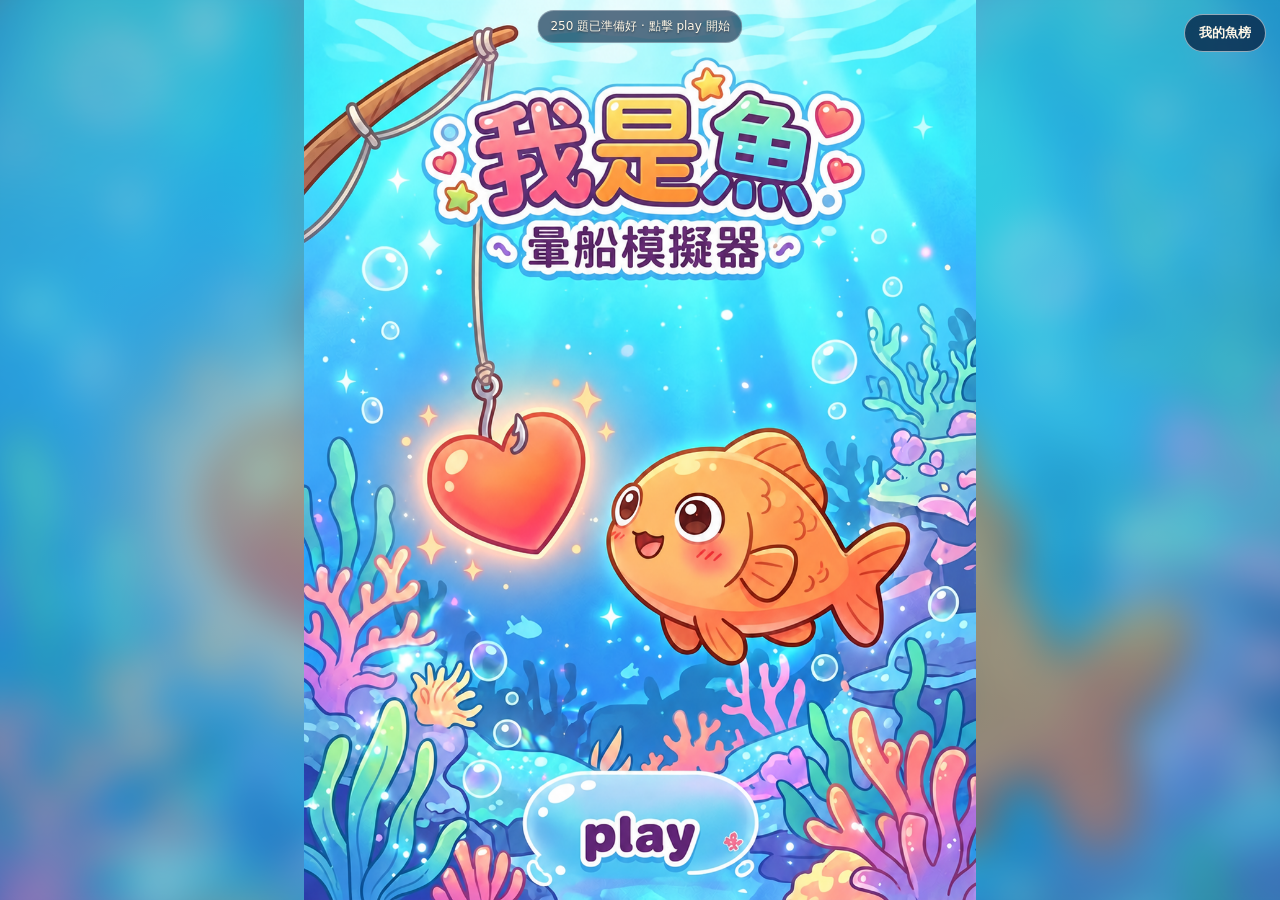
<file: index.html>
<!doctype html>
<html lang="zh-Hant">
<head>
  <meta charset="UTF-8" />
  <meta name="viewport" content="width=device-width, initial-scale=1.0" />
  <meta name="description" content="我是魚：關係訊息判斷遊戲的瀏覽器預覽版" />
  <title>我是魚｜關係釣魚模擬器</title>
  <link rel="preload" as="image" href="assets/cover-play.png" />
  <link rel="stylesheet" href="styles.css" />
</head>
<body>
  <main id="app" class="app-shell">
    <section id="cover-screen" class="screen cover-screen" aria-label="遊戲封面">
      <div class="cover-art-wrap">
        <img class="cover-art" src="assets/cover-play.png" alt="我是魚：暈船模擬器遊戲封面" />
        <button id="cover-play-button" class="cover-play-button" type="button" aria-label="Play，開始遊戲" title="Play — 開始遊戲" disabled></button>
      </div>
      <p id="cover-bank-status" class="cover-bank-status" role="status">正在載入題庫…</p>
      <button id="cover-stats-button" class="cover-stats-button" type="button" aria-label="查看我的魚況統計與個人排行榜">我的魚榜</button>
    </section>
    <dialog id="stats-dialog" class="stats-dialog" aria-labelledby="stats-title">
      <div class="stats-panel">
        <button id="close-stats-button" class="stats-close" type="button" aria-label="關閉統計面板">×</button>
        <p class="eyebrow">LOCAL FISH LOG</p>
        <h2 id="stats-title">我的魚況小檔案</h2>
        <p class="stats-note">只統計這個瀏覽器的遊玩紀錄，不是跨玩家排行。</p>
        <form id="nickname-form" class="nickname-form">
          <label for="player-nickname">玩家暱稱</label>
          <div class="nickname-entry">
            <input id="player-nickname" name="nickname" type="text" maxlength="16" autocomplete="nickname" placeholder="輸入暱稱（最多 16 字）" />
            <button type="submit">儲存</button>
          </div>
          <p id="nickname-status" class="nickname-status" role="status" aria-live="polite"></p>
        </form>
        <div class="stats-summary" aria-label="累積遊戲統計">
          <div><span>完成局數</span><strong id="stats-games">0</strong></div>
          <div><span>最佳分數</span><strong id="stats-best">0</strong></div>
          <div><span>平均分數</span><strong id="stats-average">0</strong></div>
        </div>
        <div class="stats-actions" aria-label="魚的動作統計">
          <span>咬餌 <b id="stats-bite">0</b></span>
          <span>觀察 <b id="stats-observe">0</b></span>
          <span>脫鉤 <b id="stats-unhook">0</b></span>
        </div>
        <h3>個人前五名</h3>
        <ol id="stats-leaderboard" class="stats-leaderboard"></ol>
        <button id="stats-play-button" class="primary-button" type="button">開始遊戲　→</button>
      </div>
    </dialog>
    <dialog id="player-dialog" class="stats-dialog player-dialog" aria-labelledby="player-dialog-title">
      <form id="player-start-form" class="stats-panel player-start-panel">
        <p class="eyebrow">BEFORE YOU DIVE IN</p>
        <h2 id="player-dialog-title">先報上你的暱稱</h2>
        <p class="stats-note">暱稱會顯示在這個瀏覽器的個人排行榜。</p>
        <label for="start-player-nickname">玩家暱稱</label>
        <input id="start-player-nickname" name="nickname" type="text" maxlength="16" autocomplete="nickname" placeholder="輸入暱稱（最多 16 字）" required />
        <p id="player-name-error" class="nickname-status" role="status" aria-live="polite"></p>
        <div class="player-start-actions">
          <button id="cancel-player-start" class="ghost-button" type="button">先等等</button>
          <button class="primary-button" type="submit">開始遊戲　→</button>
        </div>
      </form>
    </dialog>
    <section id="title-screen" class="screen title-screen hidden">
      <div class="ambient ambient-a"></div>
      <div class="ambient ambient-b"></div>
      <div class="title-copy">
        <p class="eyebrow">RELATIONSHIP FISHING SIMULATOR · 2.8.0</p>
        <h1>我是魚</h1>
        <p class="subtitle">一款關於心動、警覺，還有不要亂咬餌的遊戲</p>
        <p class="intro">你不是獵人。<br />你是那條看見訊息就會靠近的魚。<br /><small>先選你會說的話，再看看魚做了什麼。</small></p>
        <div class="setup-card">
          <label for="round-count">本局題數</label>
          <select id="round-count">
            <option value="5">5 題｜快速試游</option>
            <option value="8" selected>8 題｜標準航程</option>
            <option value="10">10 題｜深海模式</option>
            <option value="15">15 題｜暈船耐力賽</option>
          </select>
          <button id="start-button" class="primary-button" disabled>開始釣自己 <span>→</span></button>
          <button id="how-button" class="ghost-button">玩法說明</button>
          <p id="bank-status" class="bank-status" role="status">正在載入 250 題題庫…</p>
          <p id="title-hint" class="hint">按開始，看看你今天會不會又被一句「在嗎」釣走。</p>
        </div>
      </div>
      <div class="hero-fish" aria-hidden="true"><span class="fish-eye"></span><span class="fish-cheek"></span><span class="fish-smile"></span><span class="fish-tail"></span></div>
    </section>

    <section id="play-screen" class="screen play-screen hidden">
      <header class="game-header">
        <strong>我是魚</strong>
        <span id="round-label">第 1 / 8 題</span>
        <div class="progress-track"><div id="round-progress" class="progress-fill"></div></div>
        <button id="quit-button" class="text-button">Esc 離開</button>
      </header>
      <div class="play-grid">
        <article class="message-card">
          <div id="event-badge" class="badge">🌙 夜半試探型</div>
          <h2 id="event-title">凌晨的訊息最會放大心動</h2>
          <p id="event-sender" class="sender">@夜光魷魚 · 關係海域傳來一則訊息</p>
          <div class="rule"></div>
          <p id="event-message" class="message">睡了嗎？<br />現在出來見面，海邊風很大。</p>
          <p id="event-detail" class="detail">白天訊息已讀，晚上突然變成浪漫電影主角。</p>
          <p class="question">你會怎麼回覆？選一句你真的會傳出去的話。</p>
          <div id="answer-choices" class="action-row" aria-label="文字回覆選項"></div>
          <p id="feedback" class="feedback"></p>
          <button id="next-button" class="next-button hidden">下一題　→</button>
        </article>

        <aside class="status-card">
          <h3>魚況暫不揭曉</h3>
          <p class="muted">心動、警覺與界線值會留到最後結算。</p>
          <div id="game-fish" class="game-fish" role="img" aria-label="正在游動的小魚"><span class="game-fish-belly"></span><span class="game-fish-eye"></span><span class="game-fish-cheek"></span><span class="game-fish-mouth"></span><span class="game-fish-tail"></span><span class="game-fish-fin"></span><span class="game-fish-bubble"></span></div>
          <div class="stat hidden"><div><span>心動值</span><strong id="heart-value">42 / 100</strong></div><div class="bar"><i id="heart-bar" class="bar-heart"></i></div></div>
          <div class="stat hidden"><div><span>警覺值</span><strong id="radar-value">28 / 100</strong></div><div class="bar"><i id="radar-bar" class="bar-radar"></i></div></div>
          <div class="stat hidden"><div><span>界線值</span><strong id="boundary-value">50 / 100</strong></div><div class="bar"><i id="boundary-bar" class="bar-boundary"></i></div></div>
          <div class="mini-stats hidden"><span>魚餌連擊 <b id="chain-value">0</b></span><span>本局分數 <b id="score-value">0</b></span></div>
          <p class="tip">先選你真正想傳出的回覆；所有量表與分數會在本局結束後揭曉。</p>
        </aside>
      </div>
    </section>

    <section id="result-screen" class="screen result-screen hidden">
      <div class="result-card">
        <p class="eyebrow">本局魚生結算</p>
        <h2 id="result-title">自由海域型</h2>
        <p id="result-summary" class="result-summary"></p>
        <div class="result-meters" aria-label="本局量表結算">
          <div class="result-meter"><div><span>心動值</span><strong id="result-heart-value">42 / 100</strong></div><div class="bar"><i id="result-heart-bar" class="bar-heart"></i></div></div>
          <div class="result-meter"><div><span>警覺值</span><strong id="result-radar-value">28 / 100</strong></div><div class="bar"><i id="result-radar-bar" class="bar-radar"></i></div></div>
          <div class="result-meter"><div><span>界線值</span><strong id="result-boundary-value">50 / 100</strong></div><div class="bar"><i id="result-boundary-bar" class="bar-boundary"></i></div></div>
        </div>
        <div id="result-stats" class="result-stats"></div>
        <button id="replay-button" class="primary-button">再釣一次　↻</button>
        <button id="title-button" class="ghost-button">回到海面標題</button>
        <p class="footer-line">每一次甩尾，都是在把自己游回來。</p>
      </div>
    </section>
  </main>
  <script src="game.js"></script>
</body>
</html>
</file>
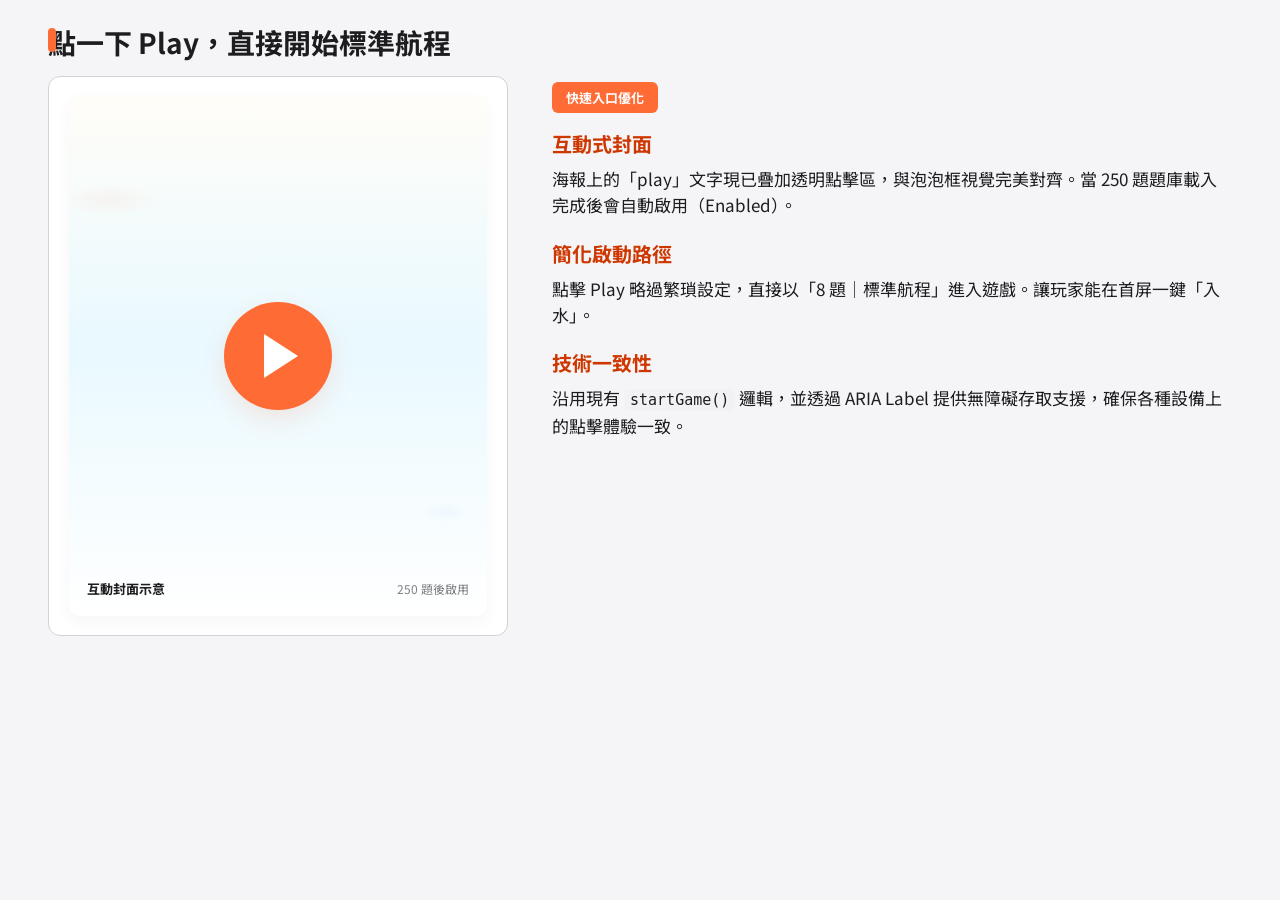
<file: docs/presentation/play_flow.html>
<!DOCTYPE html>
<html lang="zh-Hant">
<head>
  <meta charset="utf-8" />
  <link href="https://fonts.googleapis.com/css2?family=Noto+Sans+TC:wght@400;700&display=swap" rel="stylesheet">
  <style>
    * { margin: 0; padding: 0; box-sizing: border-box; }
    html, body { height: 100%; }
    body { background: #F5F5F7; font-family: 'Noto Sans TC', sans-serif; color: #1D1D1F; -webkit-font-smoothing:antialiased; -moz-osx-font-smoothing:grayscale; }
    .slide-container {
      width: 1280px;
      height: 720px;
      background: #F5F5F7;
      display: flex;
      flex-direction: column;
      padding: 28px 48px;
      position: relative;
      overflow: hidden;
    }

    .motif {
      position: absolute;
      left: 48px;
      top: 28px;
      width: 8px;
      height: 24px;
      background: #FF6B35;
      border-radius: 4px;
    }

    .header { margin-bottom: 20px; }
    .title {
      font-size: 28px;
      font-weight: 700;
      color: #1D1D1F;
      line-height: 1;
    }

    .main-grid {
      display: flex;
      flex: 1;
      align-items: flex-start;
      gap: 44px;
    }

    /* Preview (left) */
    .preview-left {
      width: 460px;
      height: 560px;
      background: #FFFFFF;
      border: 1px solid #D2D2D7;
      display: flex;
      align-items: center;
      justify-content: center;
      overflow: hidden;
      border-radius: 12px;
      padding: 20px;
      flex-shrink: 0;
    }

    /* Simulated cover art with centered Play badge (self-contained; no external images) */
    .cover-art {
      width: 420px;
      height: 520px;
      border-radius: 12px;
      background:
        radial-gradient(600px 200px at 10% 20%, rgba(255,107,53,0.06), transparent 8%),
        radial-gradient(300px 120px at 90% 80%, rgba(0,122,255,0.04), transparent 8%),
        linear-gradient(180deg, #FFFDF8 0%, #E9F9FF 48%, #FFFFFF 100%);
      display: flex;
      align-items: center;
      justify-content: center;
      position: relative;
      box-shadow: 0 6px 18px rgba(15,15,15,0.04);
    }

    .cover-art .play-circle {
      width: 108px;
      height: 108px;
      border-radius: 999px;
      background: #FF6B35;
      display: flex;
      align-items: center;
      justify-content: center;
      box-shadow: 0 10px 24px rgba(255,107,53,0.14);
      flex-shrink: 0;
    }
    .cover-art .play-circle::after {
      content: "";
      display: block;
      width: 0;
      height: 0;
      border-left: 34px solid #fff;
      border-top: 22px solid transparent;
      border-bottom: 22px solid transparent;
      margin-left: 6px;
    }

    .cover-caption {
      position: absolute;
      bottom: 18px;
      left: 18px;
      right: 18px;
      font-size: 13px;
      color: rgba(29,29,31,0.7);
      display: flex;
      justify-content: space-between;
      align-items: center;
    }
    .cover-caption .label { font-weight: 700; color: #1D1D1F; }
    .cover-caption .meta { font-size: 12px; opacity: 0.8; }

    /* Right content */
    .content-right { flex: 1; padding-top: 6px; }
    .badge { display: inline-block; padding: 6px 14px; background: #FF6B35; color: #FFFFFF; border-radius: 6px; font-size: 13px; font-weight: 700; margin-bottom: 16px; }
    .desc-item { margin-bottom: 20px; }
    .desc-item h3 { font-size: 20px; font-weight: 700; color: #CE3700; margin-bottom: 8px; }
    .desc-item p { font-size: 17px; color: #1D1D1F; line-height: 1.55; }
    code {
      font-family: ui-monospace, SFMono-Regular, Menlo, Monaco, "Roboto Mono", "Noto Sans Mono", monospace;
      font-size: 15px;
      background: #F2F2F4;
      padding: 2px 6px;
      border-radius: 6px;
      color: #1D1D1F;
    }

    /* Make sure long text wraps and layout stays within bounds */
    .content-right { overflow: hidden; }
    .desc-item p { word-break: break-word; }

    /* Responsive-like safe-guards within fixed slide */
    @media (max-height: 720px) {
      .slide-container { height: 720px; }
    }

  </style>
</head>
<body>
  <div class="slide-container" role="document" aria-label="幻燈片：點一下 Play，直接開始標準航程">
    <div class="motif" aria-hidden="true"></div>

    <div class="header">
      <h2 class="title">點一下 Play，直接開始標準航程</h2>
    </div>

    <div class="main-grid">
      <div class="preview-left" role="img" aria-label="封面 Play 按鈕示意">
        <div class="cover-art" aria-hidden="true">
          <div class="play-circle" aria-hidden="true"></div>
          <div class="cover-caption">
            <div class="label">互動封面示意</div>
            <div class="meta">250 題後啟用</div>
          </div>
        </div>
      </div>

      <div class="content-right">
        <div class="badge">快速入口優化</div>

        <div class="desc-item">
          <h3>互動式封面</h3>
          <p>海報上的「play」文字現已疊加透明點擊區，與泡泡框視覺完美對齊。當 250 題題庫載入完成後會自動啟用（Enabled）。</p>
        </div>

        <div class="desc-item">
          <h3>簡化啟動路徑</h3>
          <p>點擊 Play 略過繁瑣設定，直接以「8 題｜標準航程」進入遊戲。讓玩家能在首屏一鍵「入水」。</p>
        </div>

        <div class="desc-item">
          <h3>技術一致性</h3>
          <p>沿用現有 <code>startGame()</code> 邏輯，並透過 ARIA Label 提供無障礙存取支援，確保各種設備上的點擊體驗一致。</p>
        </div>
      </div>
    </div>
  </div>
</body>
</html>
</file>
<file: styles.css>
:root {
  --bg: #041326;
  --bg-soft: #071e36;
  --panel: rgba(16, 61, 97, .94);
  --panel-soft: rgba(20, 82, 118, .72);
  --cream: #fff4dc;
  --muted: #a7c7d9;
  --cyan: #6de5e8;
  --coral: #ff8068;
  --yellow: #ffd36e;
  --green: #87e6ad;
  --purple: #c5a9ff;
}
* { box-sizing: border-box; }
body { margin: 0; min-width: 320px; background: var(--bg); color: var(--cream); font-family: "Noto Sans TC", "PingFang TC", system-ui, sans-serif; }
button, select { font: inherit; }
button { cursor: pointer; }
.app-shell { min-height: 100vh; overflow: hidden; background: radial-gradient(circle at 78% 22%, rgba(26, 118, 151, .25), transparent 34rem), radial-gradient(circle at 15% 90%, rgba(33, 47, 110, .24), transparent 28rem), var(--bg); }
.screen { min-height: 100vh; position: relative; padding: 36px 6vw; }
.hidden { display: none !important; }
.title-screen { display: grid; place-items: center; }
.title-copy { width: min(570px, 100%); text-align: center; position: relative; z-index: 2; }
.eyebrow { margin: 0 0 12px; color: var(--cyan); font-size: 12px; letter-spacing: .16em; font-weight: 800; }
h1 { margin: 0; font-size: clamp(64px, 10vw, 112px); line-height: .95; letter-spacing: -.08em; }
.subtitle { color: var(--muted); font-size: clamp(15px, 2vw, 20px); }
.intro { margin: 34px 0 20px; font-size: 20px; line-height: 1.7; }
.setup-card, .message-card, .status-card, .result-card { border: 1px solid rgba(109, 229, 232, .3); background: linear-gradient(145deg, rgba(16,61,97,.97), rgba(5,27,49,.96)); border-radius: 24px; box-shadow: 0 24px 70px rgba(0,0,0,.3); }
.setup-card { padding: 22px; margin: 0 auto; max-width: 360px; }
.setup-card label { display: block; text-align: left; color: var(--yellow); font-size: 14px; margin-bottom: 7px; }
select { width: 100%; border: 1px solid rgba(109,229,232,.42); background: #08243d; color: var(--cream); border-radius: 12px; padding: 12px; margin-bottom: 12px; }
.primary-button, .ghost-button, .choice, .next-button { border-radius: 12px; border: 1px solid transparent; padding: 13px 18px; transition: transform .16s ease, filter .16s ease; }
.primary-button { width: 100%; background: var(--coral); color: #fff8ed; font-weight: 800; }
.ghost-button { width: 100%; margin-top: 10px; color: var(--cream); background: rgba(109,229,232,.12); border-color: rgba(109,229,232,.42); }
.primary-button:hover, .ghost-button:hover, .choice:hover, .next-button:hover { transform: translateY(-2px); filter: brightness(1.08); }
.hint { min-height: 40px; margin: 14px 0 0; color: var(--yellow); font-size: 12px; line-height: 1.5; }
.bank-status { margin: 10px 0 0; color: var(--green); font-size: 12px; }
.hero-fish { position: absolute; width: 240px; height: 142px; right: 10%; bottom: 17%; border-radius: 52% 45% 46% 55%; background: linear-gradient(140deg, #72ecdf, #249db3); opacity: .9; transform: rotate(-8deg); box-shadow: 0 0 80px rgba(109,229,232,.22); }
.hero-fish::after { content: ""; position: absolute; right: -90px; top: 22px; border-top: 50px solid transparent; border-bottom: 50px solid transparent; border-left: 100px solid #247b9c; }
.fish-eye { position: absolute; z-index: 2; left: 34px; top: 35px; width: 27px; height: 27px; border-radius: 50%; background: var(--cream); box-shadow: inset 7px 0 0 #12334f; }
.ambient { position: absolute; border-radius: 50%; filter: blur(2px); opacity: .22; border: 1px solid var(--cyan); }
.ambient-a { width: 260px; height: 260px; right: 8%; top: 12%; }
.ambient-b { width: 170px; height: 170px; left: 8%; bottom: 15%; }
.game-header { display: flex; align-items: center; gap: 18px; max-width: 1200px; margin: 0 auto 24px; color: var(--cyan); }
.game-header strong { color: var(--cream); font-size: 25px; }
.progress-track { flex: 1; height: 9px; border-radius: 99px; background: rgba(255,255,255,.12); overflow: hidden; }
.progress-fill { height: 100%; width: 0; background: var(--cyan); transition: width .25s ease; }
.text-button { border: 0; color: var(--muted); background: transparent; font-size: 12px; white-space: nowrap; }
.play-grid { max-width: 1200px; margin: 0 auto; display: grid; grid-template-columns: minmax(0, 2fr) minmax(260px, 1fr); gap: 22px; }
.message-card { padding: clamp(22px, 4vw, 40px); min-height: 530px; }
.badge { display: inline-block; color: var(--coral); border: 1px solid rgba(255,128,104,.45); background: rgba(255,128,104,.12); border-radius: 9px; padding: 7px 11px; font-size: 13px; }
.message-card h2 { font-size: clamp(25px, 4vw, 38px); margin: 20px 0 7px; }
.sender, .detail, .muted { color: var(--muted); font-size: 13px; }
.rule { height: 1px; background: rgba(109,229,232,.28); margin: 20px 0; }
.message { min-height: 130px; font-size: clamp(22px, 3.2vw, 31px); line-height: 1.55; white-space: pre-line; }
.detail { line-height: 1.6; }
.question { color: var(--yellow); font-size: 14px; margin-top: 24px; }
.action-row { display: grid; grid-template-columns: 1fr; gap: 10px; }
.choice { position: relative; min-height: 62px; padding: 15px 18px 15px 92px; color: #fff8e8; background: rgba(3, 20, 38, .98); border: 1px solid rgba(109, 229, 232, .78); font-weight: 750; font-size: 16px; line-height: 1.7; text-align: left; white-space: normal; overflow-wrap: anywhere; text-shadow: 0 1px 2px rgba(0,0,0,.45); }
.choice::before { position: absolute; left: 15px; top: 50%; transform: translateY(-50%); color: #8feef0; font-size: 12px; font-weight: 850; letter-spacing: .04em; }
.choice:nth-child(1)::before { content: "回覆 1"; }
.choice:nth-child(2)::before { content: "回覆 2"; }
.choice:nth-child(3)::before { content: "回覆 3"; }
.bite { background: rgba(255,128,104,.28); border-color: var(--coral); }
.observe { background: rgba(255,211,110,.18); border-color: var(--yellow); }
.leave { background: rgba(135,230,173,.18); border-color: var(--green); }
.choice:disabled { cursor: default; opacity: .92; transform: none; }
.choice.selected { opacity: 1; box-shadow: 0 0 0 2px var(--cyan), 0 8px 24px rgba(0,0,0,.2); }
.choice:focus-visible { outline: 3px solid #fff; outline-offset: 3px; }
.feedback { min-height: 48px; color: var(--green); line-height: 1.7; white-space: pre-line; margin: 17px 0 0; }
.feedback span { color: var(--muted); }
.feedback.bite strong { color: var(--coral); }
.feedback.observe strong { color: var(--yellow); }
.feedback.leave strong { color: var(--green); }
.next-button { background: var(--cyan); color: #06233c; font-weight: 800; margin-top: 5px; }
.status-card { padding: 24px; align-self: start; }
.status-card h3 { margin: 0; font-size: 21px; }
.game-fish { position: relative; width: 116px; height: 68px; margin: 20px auto 24px; border-radius: 54% 48% 48% 54%; background: linear-gradient(140deg,#72ecdf,#249db3); box-shadow: 0 0 34px rgba(109,229,232,.22); animation: fish-swim 2.6s ease-in-out infinite; }
.game-fish::before { content: ""; position: absolute; left: 40px; top: -13px; width: 35px; height: 22px; background: #2a9eb0; clip-path: polygon(0 100%,50% 0,100% 100%); }
.game-fish-eye { position: absolute; left: 17px; top: 17px; width: 17px; height: 17px; border-radius: 50%; background: var(--cream); box-shadow: inset 5px 0 0 #12334f; animation: fish-blink 5s infinite; }
.game-fish-tail { position: absolute; right: -35px; top: 11px; width: 42px; height: 46px; background: #247b9c; clip-path: polygon(0 50%,100% 0,83% 50%,100% 100%); transform-origin: 4px 50%; animation: tail-wag .42s ease-in-out infinite alternate; }
.game-fish-fin { position: absolute; left: 45px; bottom: -13px; width: 29px; height: 24px; background: #278da8; clip-path: polygon(0 0,100% 0,75% 100%); transform-origin: 50% 0; animation: fin-flutter .8s ease-in-out infinite alternate; }
@keyframes fish-swim { 0%,100% { transform: translate(0,0) rotate(-2deg); } 50% { transform: translate(8px,-7px) rotate(2deg); } }
@keyframes tail-wag { from { transform: rotate(-13deg); } to { transform: rotate(13deg); } }
@keyframes fin-flutter { from { transform: rotate(-7deg); } to { transform: rotate(9deg); } }
@keyframes fish-blink { 0%,46%,50%,100% { transform: scaleY(1); } 48% { transform: scaleY(.12); } }
.game-fish.react-bite { animation: fish-bite .48s ease-out; }
.game-fish.react-observe { animation: fish-look .5s ease-in-out; }
.game-fish.react-unhook { animation: fish-dart .55s ease-out; }
@keyframes fish-bite { 30% { transform: translate(24px,-10px) scale(1.08); } 70% { transform: translate(-4px,2px) scale(.98); } }
@keyframes fish-look { 35% { transform: translateY(-9px) rotate(-9deg); } 70% { transform: translateY(3px) rotate(6deg); } }
@keyframes fish-dart { 35% { transform: translateX(34px) rotate(8deg); } 60% { transform: translateX(-10px) rotate(-5deg); } }
@media (prefers-reduced-motion: reduce) { .game-fish, .game-fish::before, .game-fish-eye, .game-fish-tail, .game-fish-fin { animation: none !important; } }
.stat { margin: 22px 0; }
.stat > div:first-child, .mini-stats { display: flex; justify-content: space-between; gap: 10px; font-size: 14px; }
.stat strong { color: var(--cream); }
.bar { margin-top: 8px; background: rgba(0,0,0,.24); border-radius: 20px; height: 10px; overflow: hidden; }
.bar i { display: block; width: 50%; height: 100%; border-radius: inherit; transition: width .3s ease; }
.bar-heart { background: var(--coral); }.bar-radar { background: var(--cyan); }.bar-boundary { background: var(--green); }
.mini-stats { border-top: 1px solid rgba(109,229,232,.22); padding-top: 16px; color: var(--muted); }.mini-stats b { color: var(--yellow); margin-left: 5px; }
.tip { color: var(--purple); font-size: 12px; line-height: 1.55; margin-top: 28px; }
.result-screen { display: grid; place-items: center; }.result-card { width: min(650px, 100%); padding: clamp(28px, 6vw, 55px); text-align: center; }.result-card h2 { font-size: clamp(34px, 6vw, 54px); margin: 10px 0 16px; }.result-summary { color: var(--muted); line-height: 1.7; white-space: pre-line; }.result-stats { border-top: 1px solid rgba(109,229,232,.25); border-bottom: 1px solid rgba(109,229,232,.25); margin: 24px 0; padding: 20px 0; line-height: 1.9; }.footer-line { color: var(--muted); font-size: 12px; margin: 22px 0 0; }
@media (max-width: 800px) { .hero-fish { opacity: .18; right: -55px; bottom: 8%; }.play-grid { grid-template-columns: 1fr; }.status-card { order: -1; }.message-card { min-height: auto; }.game-header { gap: 9px; flex-wrap: wrap; }.game-header .progress-track { order: 3; flex-basis: 100%; }.choice { padding-left: 78px; font-size: 14px; }.screen { padding: 24px 18px; } }

/* 2.8 visual polish: friendlier fish, clearer cards, and final-only meters. */
:root { --bg: #061a30; --panel: #0b3552; --cream: #fff8e8; }
.setup-card, .message-card, .status-card, .result-card { border-color: rgba(126, 235, 231, .46); border-radius: 28px; box-shadow: 0 22px 64px rgba(0, 0, 0, .34), inset 0 1px 0 rgba(255,255,255,.06); }
.title-copy h1 { color: #fff8e8; text-shadow: 0 0 28px rgba(109,229,232,.24), 0 5px 0 rgba(14,91,118,.35); }
.eyebrow { display: inline-block; padding: 7px 12px; border: 1px solid rgba(109,229,232,.3); border-radius: 99px; background: rgba(13,54,80,.55); }
.game-header { padding: 12px 16px; border: 1px solid rgba(109,229,232,.24); border-radius: 18px; background: rgba(7,31,53,.72); box-shadow: 0 8px 24px rgba(0,0,0,.16); }
.progress-track { height: 11px; border: 1px solid rgba(255,255,255,.1); }
.progress-fill { background: linear-gradient(90deg,#6de5e8,#a4f0d0); border-radius: inherit; box-shadow: 0 0 14px rgba(109,229,232,.35); }
.message-card { position: relative; background: radial-gradient(ellipse at 92% 5%,rgba(109,229,232,.1),transparent 38%),linear-gradient(145deg,rgba(16,61,97,.98),rgba(5,27,49,.98)); }
.message-card h2 { color: #fff8e8; letter-spacing: .01em; }
.badge { border-radius: 99px; font-weight: 750; }
.question { padding: 10px 14px; border-left: 3px solid var(--yellow); border-radius: 0 12px 12px 0; background: rgba(255,211,110,.08); font-weight: 750; }
.choice { min-height: 70px; border-radius: 17px; background: linear-gradient(135deg,rgba(7,35,58,.99),rgba(4,23,42,.99)); border-width: 2px; box-shadow: 0 8px 18px rgba(0,0,0,.2),inset 0 1px 0 rgba(255,255,255,.06); }
.choice:hover { border-color: #b8ffff; background: linear-gradient(135deg,rgba(13,60,85,.99),rgba(5,31,52,.99)); }
.choice::before { padding: 5px 7px; border: 1px solid rgba(143,238,240,.4); border-radius: 8px; background: rgba(109,229,232,.1); }
.choice.selected { border-color: #fff2c8; box-shadow: 0 0 0 3px rgba(109,229,232,.4),0 10px 26px rgba(0,0,0,.25); }
.status-card { text-align: center; background: radial-gradient(ellipse at 50% 35%,rgba(109,229,232,.12),transparent 58%),linear-gradient(145deg,rgba(16,61,97,.97),rgba(5,27,49,.97)); }
.status-card .tip { padding: 12px; border-radius: 14px; background: rgba(197,169,255,.09); }
.hero-fish { border: 3px solid rgba(220,255,249,.78); animation: hero-bob 3s ease-in-out infinite; }
.hero-fish::before { content: ""; position: absolute; left: 95px; top: -28px; width: 62px; height: 36px; background: linear-gradient(145deg,#9cf4e4,#36b8c1); clip-path: polygon(0 100%,42% 0,100% 100%); }
.hero-fish::after { border-left-color: #2786a2; transform-origin: 0 50%; animation: tail-wag .48s ease-in-out infinite alternate; }
.fish-eye { left: 34px; top: 31px; width: 31px; height: 31px; border: 2px solid #fffdf3; box-shadow: inset 8px 0 0 #12334f,0 2px 5px rgba(0,0,0,.18); }
.fish-cheek { position: absolute; left: 27px; top: 73px; width: 30px; height: 13px; border-radius: 50%; background: rgba(255,133,150,.72); filter: blur(.4px); }
.fish-smile { position: absolute; left: 15px; top: 76px; width: 12px; height: 9px; border-bottom: 3px solid #16435a; border-radius: 0 0 70% 70%; transform: rotate(-10deg); }
.fish-tail { position: absolute; z-index: 1; right: 23px; bottom: 7px; width: 52px; height: 30px; background: #2786a2; clip-path: polygon(0 0,100% 32%,65% 55%,100% 100%,0 78%); transform-origin: 0 50%; animation: tail-wag .48s ease-in-out infinite alternate-reverse; }
@keyframes hero-bob { 0%,100% { translate: 0 0; rotate: -2deg; } 50% { translate: 0 -10px; rotate: 1deg; } }
.game-fish { width: 128px; height: 78px; border: 3px solid rgba(229,255,249,.82); border-radius: 54% 46% 48% 52%; background: radial-gradient(ellipse at 28% 28%,#b7fff0 0%,#71e5db 38%,#269cb4 100%); box-shadow: 0 10px 20px rgba(0,0,0,.2),0 0 38px rgba(109,229,232,.3),inset 0 -8px 0 rgba(12,93,121,.18); }
.game-fish { width: 140px; height: 110px; border: 0; border-radius: 0; background: url("assets/cover-fish.png") center / contain no-repeat; box-shadow: none; }
.game-fish-eye, .game-fish-belly, .game-fish-cheek, .game-fish-mouth, .game-fish-tail, .game-fish-fin { display: none; }
.game-fish-bubble { position: absolute; left: -18px; top: -16px; width: 9px; height: 9px; border: 2px solid rgba(168,247,244,.8); border-radius: 50%; animation: bubble-rise 1.8s ease-in-out infinite; box-shadow: 17px -12px 0 -2px rgba(168,247,244,.65); }
@keyframes bubble-rise { 0%,100% { transform: translateY(4px); opacity: .45; } 50% { transform: translateY(-8px); opacity: 1; } }
.result-meters { display: grid; gap: 14px; margin: 22px 0; padding: 18px 20px; border: 1px solid rgba(109,229,232,.24); border-radius: 18px; background: rgba(3,20,38,.46); text-align: left; }
.result-meter > div:first-child { display:flex; justify-content:space-between; gap:12px; color:var(--muted); font-size:14px; }
.result-meter strong { color:var(--cream); }
.result-meter .bar { height:12px; margin-top:7px; background:rgba(255,255,255,.1); }
.result-meters + .result-stats { margin-top: 12px; }
@media (max-width: 800px) { .game-header { padding: 10px 12px; }.choice { min-height: 66px; padding-left: 78px; font-size: 15px; }.result-meters { padding: 15px; } }
@media (prefers-reduced-motion: reduce) { .hero-fish, .hero-fish::after, .fish-tail { animation: none !important; } }

@media (prefers-reduced-motion: reduce) {
  .hero-fish, .hero-fish::after, .fish-tail, .game-fish, .game-fish-tail, .game-fish-bubble { animation: none !important; }
}

/* Cover-first entry: the printed “play” is the live, accessible start button. */
.cover-screen { position: relative; display: grid; place-items: center; min-height: 100svh; height: 100svh; padding: 0; overflow: hidden; background: radial-gradient(ellipse at center, #25bdd0 0%, #078cba 65%, #075582 100%); }
.cover-screen::before { content: ""; position: absolute; inset: -24px; background: url("assets/cover-play.png") center / cover no-repeat; filter: blur(20px); opacity: .58; transform: scale(1.04); }
.cover-art-wrap { position: relative; width: min(100vw, calc(100svh * 0.74707)); height: min(100svh, calc(100vw * 1.33856)); aspect-ratio: 1084 / 1451; }
.cover-art { display: block; width: 100%; height: 100%; object-fit: contain; object-position: center center; }
.cover-play-button { position: absolute; z-index: 2; left: 50%; top: 92.4%; width: 28%; height: 7.2%; min-height: 44px; padding: 0; transform: translate(-50%, -50%); border: 0; border-radius: 999px; background: transparent; color: transparent; cursor: pointer; -webkit-tap-highlight-color: transparent; }
.cover-play-button:hover:not(:disabled) { background: rgba(255,255,255,.09); filter: drop-shadow(0 0 10px rgba(255,255,255,.28)); }
.cover-play-button:active:not(:disabled) { background: rgba(255,255,255,.17); }
.cover-play-button:focus-visible { outline: 3px solid #fff; outline-offset: 3px; background: rgba(255,255,255,.12); }
.cover-play-button:disabled { cursor: wait; }
.cover-bank-status { position: absolute; z-index: 3; top: max(10px, env(safe-area-inset-top)); left: 50%; transform: translateX(-50%); max-width: calc(100vw - 24px); margin: 0; padding: 7px 12px; border: 1px solid rgba(255,255,255,.32); border-radius: 99px; background: rgba(6,35,68,.64); color: #fff8e8; font-size: 12px; text-align: center; text-shadow: 0 1px 2px rgba(0,0,0,.45); white-space: nowrap; }
@media (prefers-reduced-motion: reduce) { .cover-play-button { transition: none; } }
.cover-stats-button { position: absolute; z-index: 4; right: max(14px, env(safe-area-inset-right)); top: max(14px, env(safe-area-inset-top)); padding: 9px 14px; border: 1px solid rgba(255,255,255,.55); border-radius: 999px; background: rgba(6,35,68,.78); color: #fff8e8; font-size: 13px; font-weight: 800; backdrop-filter: blur(8px); }
.cover-stats-button:hover, .cover-stats-button:focus-visible { background: rgba(6,35,68,.96); outline: 2px solid #fff8e8; outline-offset: 2px; }
.stats-dialog { width: min(520px, calc(100vw - 28px)); max-height: min(86svh, 760px); padding: 0; overflow: auto; border: 1px solid rgba(109,229,232,.48); border-radius: 24px; background: #071e36; color: var(--cream); box-shadow: 0 24px 90px rgba(0,0,0,.55); }
.stats-dialog::backdrop { background: rgba(1,10,22,.78); backdrop-filter: blur(5px); }
.stats-panel { position: relative; padding: clamp(22px, 5vw, 34px); }
.stats-close { position: absolute; top: 18px; right: 20px; width: 38px; height: 38px; border: 1px solid rgba(109,229,232,.3); border-radius: 50%; background: rgba(109,229,232,.1); color: var(--cream); font-size: 25px; line-height: 1; }
.stats-panel .eyebrow { margin: 0 48px 8px 0; }
.stats-panel h2 { margin: 0 46px 6px 0; font-size: clamp(24px, 6vw, 32px); }
.stats-note { margin: 0; color: var(--muted); font-size: 12px; line-height: 1.6; }
.nickname-form { margin-top: 16px; }
.nickname-form label { display: block; margin-bottom: 7px; color: var(--yellow); font-size: 13px; font-weight: 750; }
.nickname-entry { display: flex; gap: 8px; }
.nickname-entry input { flex: 1; min-width: 0; border: 1px solid rgba(109,229,232,.42); border-radius: 11px; padding: 11px 12px; background: #08243d; color: var(--cream); font: inherit; font-size: 14px; }
.nickname-entry input::placeholder { color: #9bb4c5; }
.nickname-entry input:focus-visible { outline: 2px solid var(--cyan); outline-offset: 2px; }
.nickname-entry button { min-width: 66px; border: 1px solid rgba(109,229,232,.42); border-radius: 11px; padding: 9px 13px; background: rgba(109,229,232,.16); color: var(--cream); font-weight: 800; }
.nickname-entry button:hover, .nickname-entry button:focus-visible { background: rgba(109,229,232,.28); outline: 2px solid var(--cyan); outline-offset: 2px; }
.nickname-status { min-height: 18px; margin: 5px 0 0; color: var(--muted); font-size: 11px; line-height: 1.5; }
.player-start-panel > label { display: block; margin: 20px 0 7px; color: var(--yellow); font-size: 13px; font-weight: 750; }
.player-start-panel > input { width: 100%; border: 1px solid rgba(109,229,232,.42); border-radius: 11px; padding: 12px; background: #08243d; color: var(--cream); font: inherit; font-size: 16px; }
.player-start-panel > input::placeholder { color: #9bb4c5; }
.player-start-panel > input:focus-visible { outline: 2px solid var(--cyan); outline-offset: 2px; }
.player-start-actions { display: flex; gap: 10px; margin-top: 12px; }
.player-start-actions button { flex: 1; width: auto; margin: 0; }
.player-start-actions .ghost-button { background: rgba(109,229,232,.1); }
.stats-summary { display: grid; grid-template-columns: repeat(3, 1fr); gap: 9px; margin: 22px 0 14px; }
.stats-summary > div { min-width: 0; padding: 13px 8px; border: 1px solid rgba(109,229,232,.22); border-radius: 14px; background: rgba(16,61,97,.68); text-align: center; }
.stats-summary span { display: block; color: var(--muted); font-size: 12px; }
.stats-summary strong { display: block; margin-top: 5px; color: var(--yellow); font-size: clamp(19px, 5vw, 25px); overflow-wrap: anywhere; }
.stats-actions { display: flex; justify-content: space-between; gap: 8px; padding: 13px 4px; border-top: 1px solid rgba(109,229,232,.2); border-bottom: 1px solid rgba(109,229,232,.2); color: var(--muted); font-size: 13px; }
.stats-actions b { margin-left: 4px; color: var(--cream); }
.stats-panel h3 { margin: 20px 0 8px; font-size: 16px; }
.stats-leaderboard { min-height: 70px; margin: 0 0 18px; padding: 0; list-style: none; }
.stats-leaderboard li { display: flex; justify-content: space-between; align-items: center; gap: 12px; padding: 10px 12px; border-bottom: 1px solid rgba(109,229,232,.13); font-size: 13px; }
.stats-leaderboard li::before { counter-increment: leaderboard; content: counter(leaderboard, decimal-leading-zero); width: 27px; color: var(--cyan); font-weight: 800; }
.stats-leaderboard { counter-reset: leaderboard; }
.stats-leaderboard li span { flex: 1; color: var(--muted); }
.stats-leaderboard li strong { color: var(--yellow); font-size: 16px; }
.stats-leaderboard .stats-empty { display: block; padding: 16px 12px; color: var(--muted); text-align: center; }
.stats-leaderboard .stats-empty::before { content: none; }
.stats-panel .primary-button { margin-top: 2px; }
@media (max-width: 480px) { .cover-stats-button { top: max(58px, calc(env(safe-area-inset-top) + 48px)); }.stats-panel { padding: 22px 18px; }.stats-actions { font-size: 12px; } }
</file>
